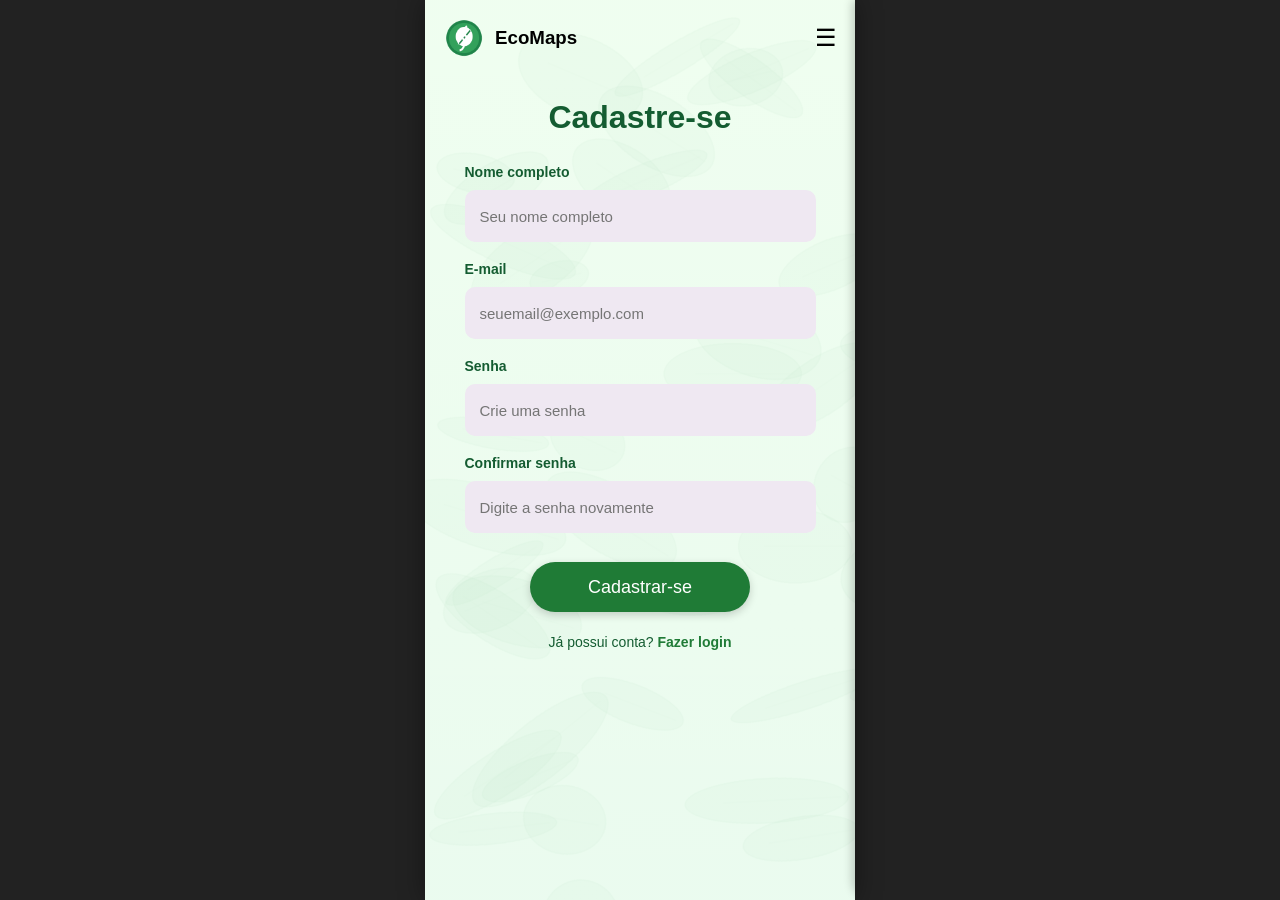
<file: public/cadastro.html>
<!DOCTYPE html>
<html lang="pt-BR">
<head>
  <meta charset="UTF-8">
  <meta name="viewport" content="width=device-width, initial-scale=1.0">
  <title>Cadastro | EcoMaps</title>
  <link rel="stylesheet" href="css/style.css">
</head>
<body>
  <div class="app">
    <div class="overlay" id="overlay" onclick="fecharMenu()"></div>

    <aside class="sidebar" id="sidebar">
      <div class="menu-top">
        <button class="fechar" type="button" onclick="fecharMenu()" aria-label="Fechar menu">✕</button>
      </div>
      <nav>
        <a href="index.html"><span>🏠</span><small>Início</small></a>
        <a href="sobre.html"><span>ℹ️</span><small>Sobre</small></a>
        <a href="perfil.html" class="ativo"><span>👤</span><small>Conta</small></a>
      </nav>
    </aside>

    <header>
      <div class="logo">
        <img src="assets/logo.png" alt="Logo EcoMaps">
        <h3>EcoMaps</h3>
      </div>
      <button class="menu-btn" type="button" onclick="abrirMenu()" aria-label="Abrir menu">☰</button>
    </header>

    <main class="container auth-container">
      <h1 class="titulo">Cadastre-se</h1>

      <form id="form-cadastro" class="form auth-form" novalidate>
        <label for="cadastro-nome">Nome completo</label>
        <input id="cadastro-nome" class="input" name="nome" type="text" placeholder="Seu nome completo" minlength="3" maxlength="120" autocomplete="name" required>

        <label for="cadastro-email">E-mail</label>
        <input id="cadastro-email" class="input" name="email" type="email" placeholder="seuemail@exemplo.com" maxlength="190" autocomplete="email" required>

        <label for="cadastro-senha">Senha</label>
        <input id="cadastro-senha" class="input" name="senha" type="password" placeholder="Crie uma senha" minlength="6" maxlength="72" autocomplete="new-password" required>

        <label for="cadastro-confirmar-senha">Confirmar senha</label>
        <input id="cadastro-confirmar-senha" class="input" type="password" placeholder="Digite a senha novamente" minlength="6" maxlength="72" autocomplete="new-password" required>

        <p id="mensagem-cadastro" class="mensagem-form" role="alert" hidden></p>

        <button class="btn btn-principal" type="submit">Cadastrar-se</button>
      </form>

      <p class="cadastro-link">
        Já possui conta? <a href="login.html">Fazer login</a>
      </p>
    </main>
  </div>

  <script src="js/menu.js"></script>
  <script src="js/api.js"></script>
  <script src="js/cadastro.js"></script>
</body>
</html>
</file>
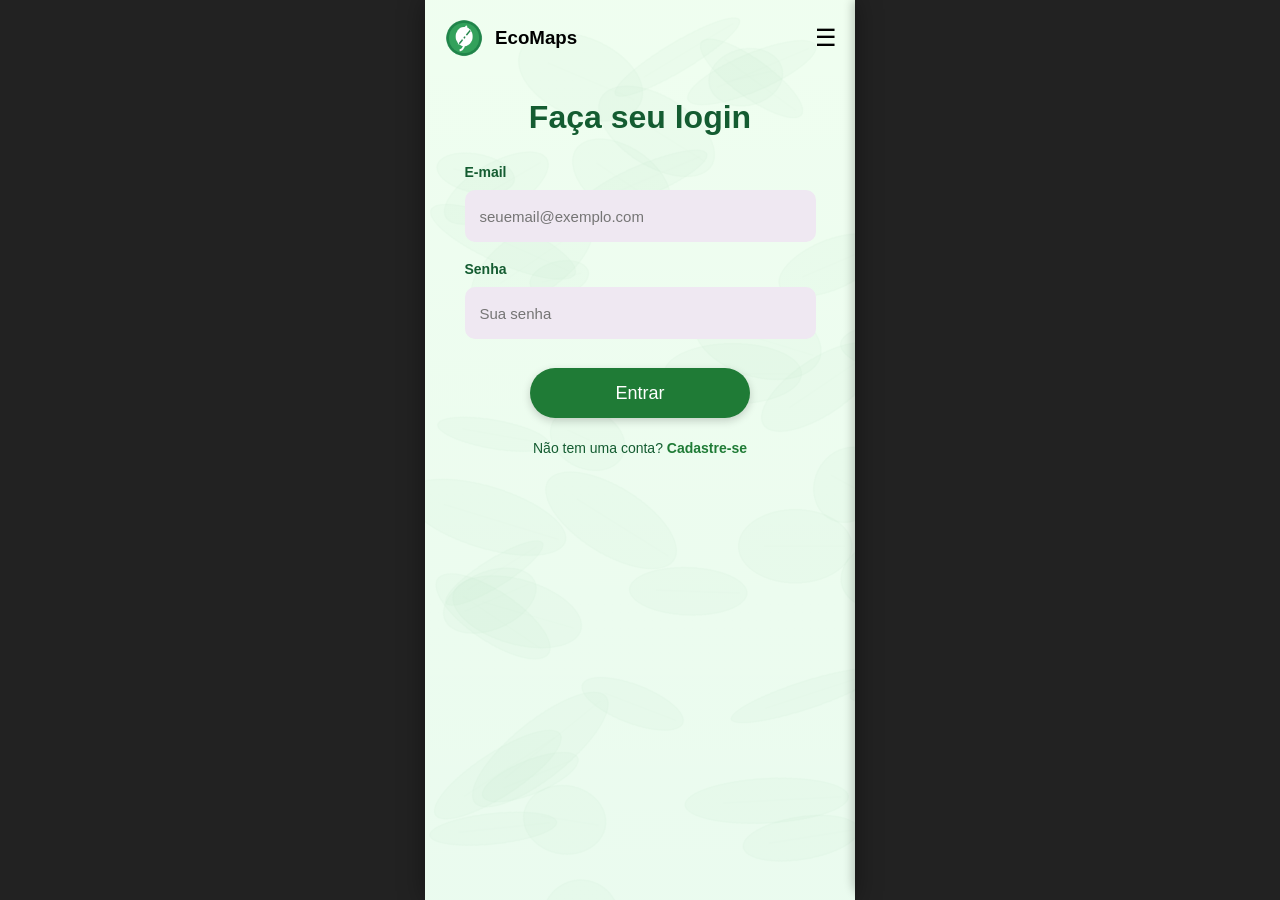
<file: public/login.html>
<!DOCTYPE html>
<html lang="pt-BR">
<head>
  <meta charset="UTF-8">
  <meta name="viewport" content="width=device-width, initial-scale=1.0">
  <title>Login | EcoMaps</title>
  <link rel="stylesheet" href="css/style.css">
</head>
<body>
  <div class="app">
    <div class="overlay" id="overlay" onclick="fecharMenu()"></div>

    <aside class="sidebar" id="sidebar">
      <div class="menu-top">
        <button class="fechar" type="button" onclick="fecharMenu()" aria-label="Fechar menu">✕</button>
      </div>
      <nav>
        <a href="index.html"><span>🏠</span><small>Início</small></a>
        <a href="sobre.html"><span>ℹ️</span><small>Sobre</small></a>
        <a href="perfil.html" class="ativo"><span>👤</span><small>Conta</small></a>
      </nav>
    </aside>

    <header>
      <div class="logo">
        <img src="assets/logo.png" alt="Logo EcoMaps">
        <h3>EcoMaps</h3>
      </div>
      <button class="menu-btn" type="button" onclick="abrirMenu()" aria-label="Abrir menu">☰</button>
    </header>

    <main class="container auth-container">
      <h1 class="titulo">Faça seu login</h1>

      <form id="form-login" class="form auth-form" novalidate>
        <label for="login-email">E-mail</label>
        <input id="login-email" class="input" name="email" type="email" placeholder="seuemail@exemplo.com" autocomplete="email" required>

        <label for="login-senha">Senha</label>
        <input id="login-senha" class="input" name="senha" type="password" placeholder="Sua senha" autocomplete="current-password" required>

        <p id="mensagem-login" class="mensagem-form" role="alert" hidden></p>

        <button class="btn btn-principal" type="submit">Entrar</button>
      </form>

      <p class="cadastro-link">
        Não tem uma conta? <a href="cadastro.html">Cadastre-se</a>
      </p>
    </main>
  </div>

  <script src="js/menu.js"></script>
  <script src="js/api.js"></script>
  <script src="js/login.js"></script>
</body>
</html>
</file>
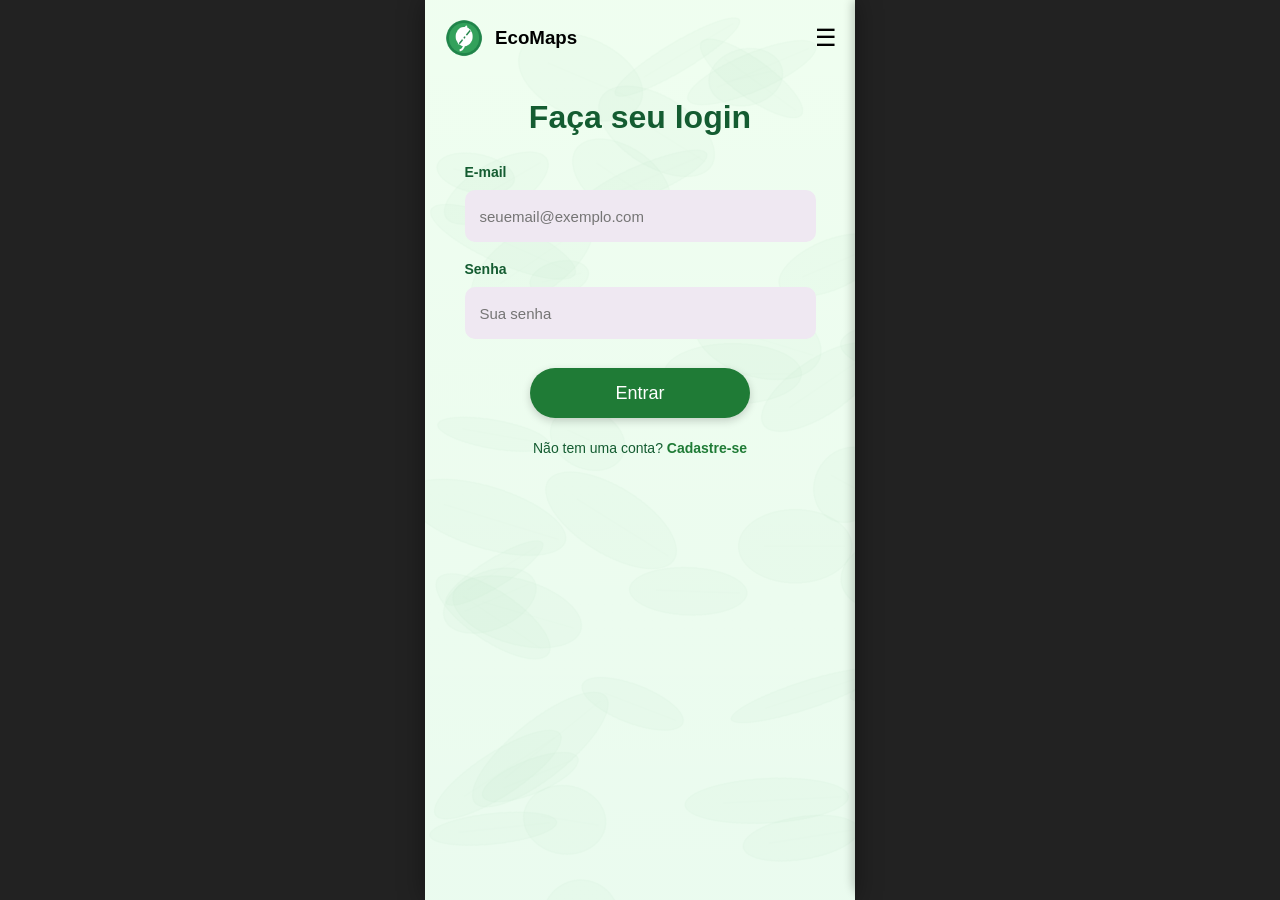
<file: public/perfil.html>
<!DOCTYPE html>
<html lang="pt-BR">
<head>
  <meta charset="UTF-8">
  <meta name="viewport" content="width=device-width, initial-scale=1.0">
  <title>Perfil | EcoMaps</title>
  <link rel="stylesheet" href="css/style.css">
</head>
<body>
  <div class="app">
    <div class="overlay" id="overlay" onclick="fecharMenu()"></div>

    <aside class="sidebar" id="sidebar">
      <div class="menu-top">
        <button class="fechar" type="button" onclick="fecharMenu()" aria-label="Fechar menu">✕</button>
      </div>
      <nav>
        <a href="index.html"><span>🏠</span><small>Início</small></a>
        <a href="sobre.html"><span>ℹ️</span><small>Sobre</small></a>
        <a href="perfil.html" class="ativo"><span>👤</span><small>Conta</small></a>
      </nav>
    </aside>

    <header class="perfil-header">
      <a href="index.html" class="voltar" aria-label="Voltar">←</a>
      <h2>Perfil</h2>
      <button class="menu-btn" type="button" onclick="abrirMenu()" aria-label="Abrir menu">☰</button>
    </header>

    <main class="perfil-conteudo">
      <section class="perfil-card">
        <div class="avatar" aria-hidden="true">👤</div>
        <h1 id="perfil-nome-titulo">Carregando...</h1>
        <h2>Informações da conta</h2>

        <form id="form-perfil" class="perfil-form">
          <label for="perfil-nome">Nome completo</label>
          <input id="perfil-nome" type="text" minlength="3" maxlength="120" autocomplete="name" required>

          <label for="perfil-email">E-mail</label>
          <input id="perfil-email" type="email" maxlength="190" autocomplete="email" required>

          <p id="mensagem-perfil" class="mensagem-form" role="alert" hidden></p>

          <button class="btn-verde" type="submit">Salvar perfil</button>
        </form>

        <div class="divisor"></div>

        <h2>Alterar senha</h2>
        <form id="form-senha" class="perfil-form">
          <label for="senha-atual">Senha atual</label>
          <input id="senha-atual" type="password" autocomplete="current-password" required>

          <label for="nova-senha">Nova senha</label>
          <input id="nova-senha" type="password" minlength="6" maxlength="72" autocomplete="new-password" required>

          <label for="confirmar-nova-senha">Confirmar nova senha</label>
          <input id="confirmar-nova-senha" type="password" minlength="6" maxlength="72" autocomplete="new-password" required>

          <p id="mensagem-senha" class="mensagem-form" role="alert" hidden></p>

          <button class="btn-branco" type="submit">Mudar senha</button>
        </form>

        <button id="botao-logout" class="botao-link logout" type="button">Sair da conta</button>
        <button id="botao-excluir-conta" class="botao-link delete-account" type="button">Excluir conta</button>
      </section>
    </main>
  </div>

  <script src="js/menu.js"></script>
  <script src="js/api.js"></script>
  <script src="js/perfil.js"></script>
</body>
</html>
</file>
<file: public/css/style.css>
/* RESET */

*{
    margin:0;
    padding:0;
    box-sizing:border-box;
}

body{
    margin:0;
    min-height:100vh;

    display:flex;
    justify-content:center;
    align-items:center;

    font-family: Arial, Helvetica, sans-serif;

    background:#222;
}

/* APP */

.app{
    width:100%;
    max-width:430px;
    min-height:100vh;

    position:relative;

    overflow:hidden;

    background:
    linear-gradient(
        rgba(240,255,240,.75),
        rgba(240,255,240,.75)
    ),
    url("../assets/fundo.png");

    background-size:cover;
    background-position:center;

    box-shadow:0 0 25px rgba(0,0,0,.4);
}

/* HEADER */

header{

    height:75px;

    padding:0 18px;

    display:flex;

    justify-content:space-between;

    align-items:center;

}

.logo{
    display:flex;
    align-items:center;
    gap:10px;
}

.logo img{
    width:42px;
}

.logo h2{
    font-size:18px;
    font-weight:500;
}

.menu-btn{
    border:none;
    background:none;

    font-size:24px;

    cursor:pointer;
}

/* TITULOS */

.titulo{
    width:90%;

    margin:25px auto;

    text-align:center;

    font-size:32px;
    font-weight:800;

    line-height:1.1;

    color:#145c31;
}

/* FORMULARIOS */

.form{
    width:90%;
    margin:auto;
}

.input{

    width:100%;

    height:52px;

    border-radius:10px;

    background:#EFE8F2;

    border:none;

    padding:15px;

    font-size:15px;

}

.input:focus{
    outline:2px solid #56b96a;
}

/* BOTAO */

.btn{

    width:150px;

    height:50px;

    border-radius:25px;

    background:#EFE8F2;

    font-size:18px;

}

/* SOCIAL */

.social{
    width:90%;
    height:48px;

    margin:10px auto;

    border:none;
    border-radius:25px;

    background:#eee8f0;

    display:flex;
    align-items:center;
    justify-content:center;

    gap:12px;

    box-shadow:0 2px 5px rgba(0,0,0,.15);

    cursor:pointer;
}

.social img{
    width:22px;
}

/* BUSCA HOME */

.search{
    width:90%;

    margin:auto;

    display:flex;
    gap:10px;
}

.search input{
    flex:1;

    height:50px;

    border:none;
    border-radius:25px;

    background:#f1ebf3;

    padding-left:15px;

    box-shadow:0 3px 8px rgba(0,0,0,.15);
}

.search button{
    width:90px;

    border:none;

    border-radius:15px;

    background:#f1ebf3;

    box-shadow:0 3px 8px rgba(0,0,0,.15);
}

/* CATEGORIAS */

.categorias{
    width:90%;

    margin:25px auto;

    display:grid;

    grid-template-columns:1fr 1fr;

    gap:12px;
}

.categoria{
    border:none;

    padding:10px;

    border-radius:20px;

    background:#f1ebf3;

    box-shadow:0 2px 6px rgba(0,0,0,.15);
}

/* CARDS DESCARTE */

.card{
    width:95%;

    margin:15px auto;

    background:#eee8f0;

    border-radius:20px;

    padding:12px;

    box-shadow:0 3px 8px rgba(0,0,0,.2);

    display:flex;
    align-items:center;
    justify-content:space-between;
}

.card-info{
    display:flex;
    gap:10px;
}

.card img{
    width:60px;
    height:60px;

    border-radius:10px;

    object-fit:cover;
}

/* PERFIL */

.profile-card{
    width:92%;

    margin:120px auto 20px;

    background:white;

    border-radius:25px;

    padding:80px 20px 30px;

    box-shadow:0 3px 10px rgba(0,0,0,.2);

    position:relative;
}

.avatar{
    width:120px;
    height:120px;

    border-radius:50%;

    background:#bdf6b9;

    border:4px solid white;

    position:absolute;

    top:-60px;
    left:50%;

    transform:translateX(-50%);
}

.login-link{
    margin-top:20px;
    text-align:center;
    font-size:14px;
    color:#145c31;
}

.login-link a{
    color:#1f7b36;
    font-weight:bold;
    text-decoration:none;
}

.login-link a:hover{
    text-decoration:underline;
}

.delete-account{
    margin-top:20px;
    text-align:center;
}

.delete-account a{
    color:#d32f2f;
    text-decoration:none;
    font-weight:bold;
}

.delete-account a:hover{
    text-decoration:underline;
}

/* ===== MENU LATERAL ===== */

.sidebar{
    position:absolute;
    top:0;
    right:-95px;

    width:95px;
    height:100%;

    background:#F2EAF4;

    border-radius:0 0 0 20px;

    box-shadow:-3px 0 10px rgba(0,0,0,.2);

    transition:right .3s ease;

    z-index:1000;
}

.sidebar.active{
    right:0;
}

.sidebar nav{
    margin-top:70px;

    display:flex;
    flex-direction:column;
    align-items:center;
    gap:20px;
}

.sidebar a{
    width:100%;

    display:flex;
    flex-direction:column;
    align-items:center;

    gap:5px;

    padding:10px 0;

    text-decoration:none;

    color:#145c31;

    font-size:13px;

    transition:.2s;
}

.sidebar a:hover{
    background:#DFF3DB;
}

.sidebar a.ativo{
    background:#DFF3DB;
    font-weight:bold;
}

.sidebar span{
    font-size:22px;
}

.overlay{
    position:absolute;
    inset:0;

    background:rgba(0,0,0,.35);

    opacity:0;
    visibility:hidden;

    transition:.3s;

    z-index:999;
}

.overlay.active{
    opacity:1;
    visibility:visible;
}

/* CELULARES PEQUENOS */

@media (max-width:360px){

    .titulo{
        font-size:26px;
    }

    .search{
        flex-direction:column;
    }

    .search button{
        width:100%;
        height:50px;
    }

    .categorias{
        grid-template-columns:1fr;
    }
}

/* ===== SOBRE ===== */

.sobre-card{

    width:92%;

    margin:15px auto;

    background:#F8F6F9;

    border-radius:25px;

    padding:20px;

    box-shadow:0 5px 12px rgba(0,0,0,.15);

}

.logo-sobre{

    width:90px;

    display:block;

    margin:0 auto 15px;

}

.sobre-card h1{

    text-align:center;

    font-size:42px;

    color:#145c31;

    margin-bottom:5px;

    font-family:"Bree Serif", serif;

}

.sobre-card h2{

    text-align:center;

    color:#145c31;

    margin-bottom:20px;

    font-family:"Bree Serif", serif;

}

.texto{

    text-align:center;

    line-height:1.5;

    margin-bottom:25px;

    font-size:14px;

}

.info-box{

    background:#EEF8EE;

    border:1px solid #8DC98B;

    border-radius:12px;

    padding:15px;

    margin-bottom:15px;

}

.info-box h3{

    color:#145c31;

    margin-bottom:8px;

}

.info-box p{

    font-size:14px;

    line-height:1.4;

}
/* ===== AUTENTICAÇÃO E PERFIL ===== */

.container{
    width:100%;
    padding:0 20px 35px;
}

.auth-container{
    display:flex;
    flex-direction:column;
    align-items:center;
}

.auth-form{
    display:flex;
    flex-direction:column;
    gap:10px;
}

.auth-form label,
.perfil-form label{
    color:#145c31;
    font-size:14px;
    font-weight:700;
    margin-top:4px;
}

.auth-form .input{
    margin-bottom:5px;
}

.btn-principal{
    display:block;
    width:100%;
    max-width:220px;
    margin:14px auto 0;
    border:none;
    background:#1f7b36;
    color:#fff;
    cursor:pointer;
    box-shadow:0 3px 8px rgba(0,0,0,.18);
}

.btn-principal:hover{
    background:#17632b;
}

button:disabled{
    opacity:.65;
    cursor:not-allowed;
}

.cadastro-link{
    margin-top:22px;
    text-align:center;
    font-size:14px;
    color:#145c31;
}

.cadastro-link a{
    color:#1f7b36;
    font-weight:700;
    text-decoration:none;
}

.cadastro-link a:hover{
    text-decoration:underline;
}

.mensagem-form{
    width:100%;
    padding:10px 12px;
    margin-top:4px;
    border-radius:10px;
    font-size:14px;
    line-height:1.35;
}

.mensagem-form.erro{
    color:#8a1c1c;
    background:#fde8e8;
    border:1px solid #e7aaaa;
}

.mensagem-form.sucesso{
    color:#145c31;
    background:#e8f7e8;
    border:1px solid #9dce9d;
}

.menu-top{
    height:58px;
    display:flex;
    justify-content:flex-end;
    align-items:center;
    padding:0 12px;
}

.fechar{
    border:none;
    background:transparent;
    font-size:20px;
    cursor:pointer;
    color:#145c31;
}

.perfil-header{
    border-bottom:1px solid rgba(20,92,49,.15);
}

.voltar{
    color:#145c31;
    font-size:29px;
    line-height:1;
    text-decoration:none;
}

.perfil-conteudo{
    width:100%;
    padding:72px 16px 35px;
}

.perfil-card{
    width:100%;
    position:relative;
    background:rgba(255,255,255,.94);
    border-radius:24px;
    padding:72px 20px 25px;
    box-shadow:0 4px 14px rgba(0,0,0,.18);
}

.perfil-card .avatar{
    width:108px;
    height:108px;
    top:-54px;
    left:50%;
    display:flex;
    align-items:center;
    justify-content:center;
    font-size:55px;
    position:absolute;
    transform:translateX(-50%);
    border-radius:50%;
    background:#bdf6b9;
    border:4px solid #fff;
    box-shadow:0 3px 8px rgba(0,0,0,.15);
}

.perfil-card h1{
    color:#145c31;
    text-align:center;
    font-size:24px;
    overflow-wrap:anywhere;
    margin-bottom:22px;
}

.perfil-card h2{
    color:#145c31;
    font-size:18px;
    margin-bottom:14px;
}

.perfil-form{
    display:flex;
    flex-direction:column;
    gap:8px;
}

.perfil-form input{
    width:100%;
    height:46px;
    padding:0 13px;
    border:1px solid #c8d7c9;
    border-radius:10px;
    background:#f6f7f6;
    font-size:15px;
}

.perfil-form input:focus{
    outline:2px solid #56b96a;
    border-color:transparent;
}

.btn-verde,
.btn-branco{
    width:100%;
    height:46px;
    margin-top:10px;
    border-radius:23px;
    font-size:16px;
    font-weight:700;
    cursor:pointer;
}

.btn-verde{
    border:none;
    background:#1f7b36;
    color:#fff;
}

.btn-branco{
    border:1px solid #1f7b36;
    background:#fff;
    color:#1f7b36;
}

.divisor{
    height:1px;
    margin:24px 0;
    background:#dce6dd;
}

.botao-link{
    display:block;
    width:100%;
    border:none;
    background:transparent;
    cursor:pointer;
    font-size:14px;
    font-weight:700;
    text-align:center;
}

.botao-link.logout{
    color:#1f7b36;
    margin-top:24px;
}

.botao-link.delete-account{
    color:#d32f2f;
    margin-top:14px;
}
</file>
